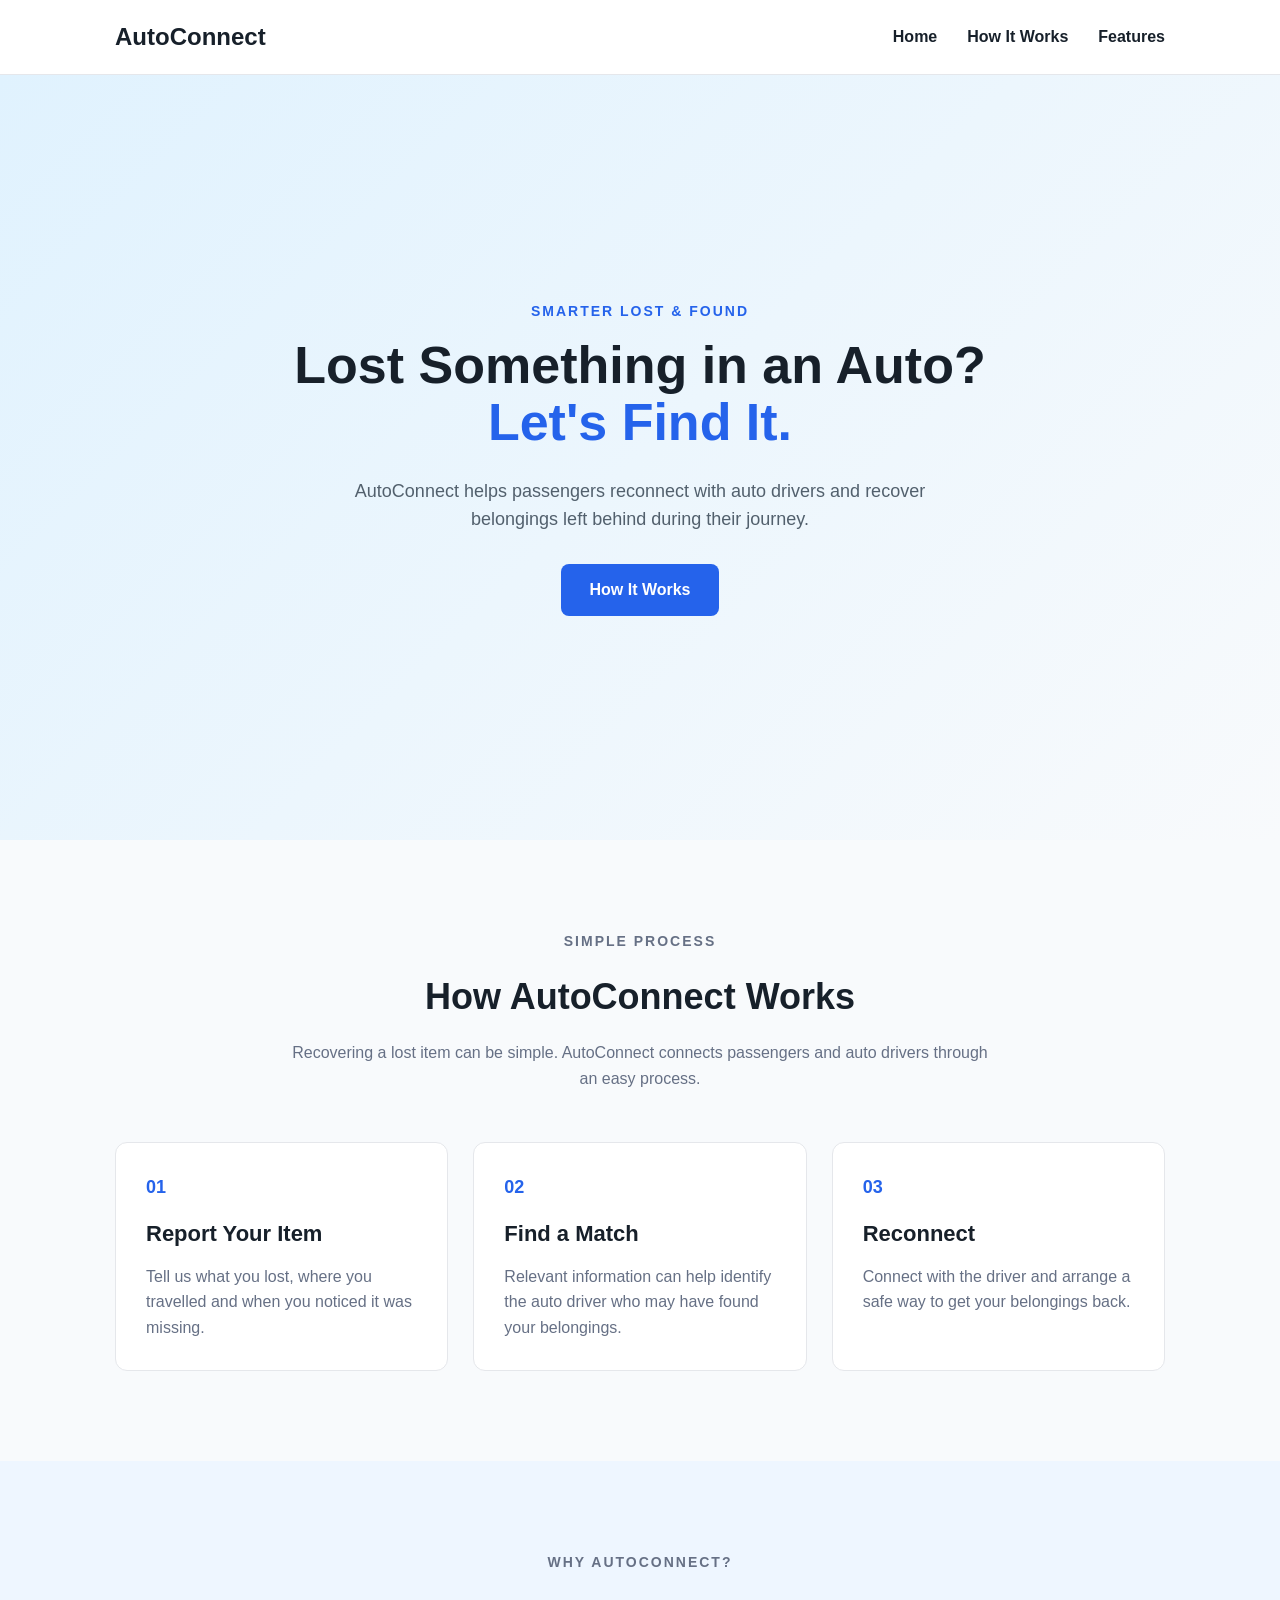
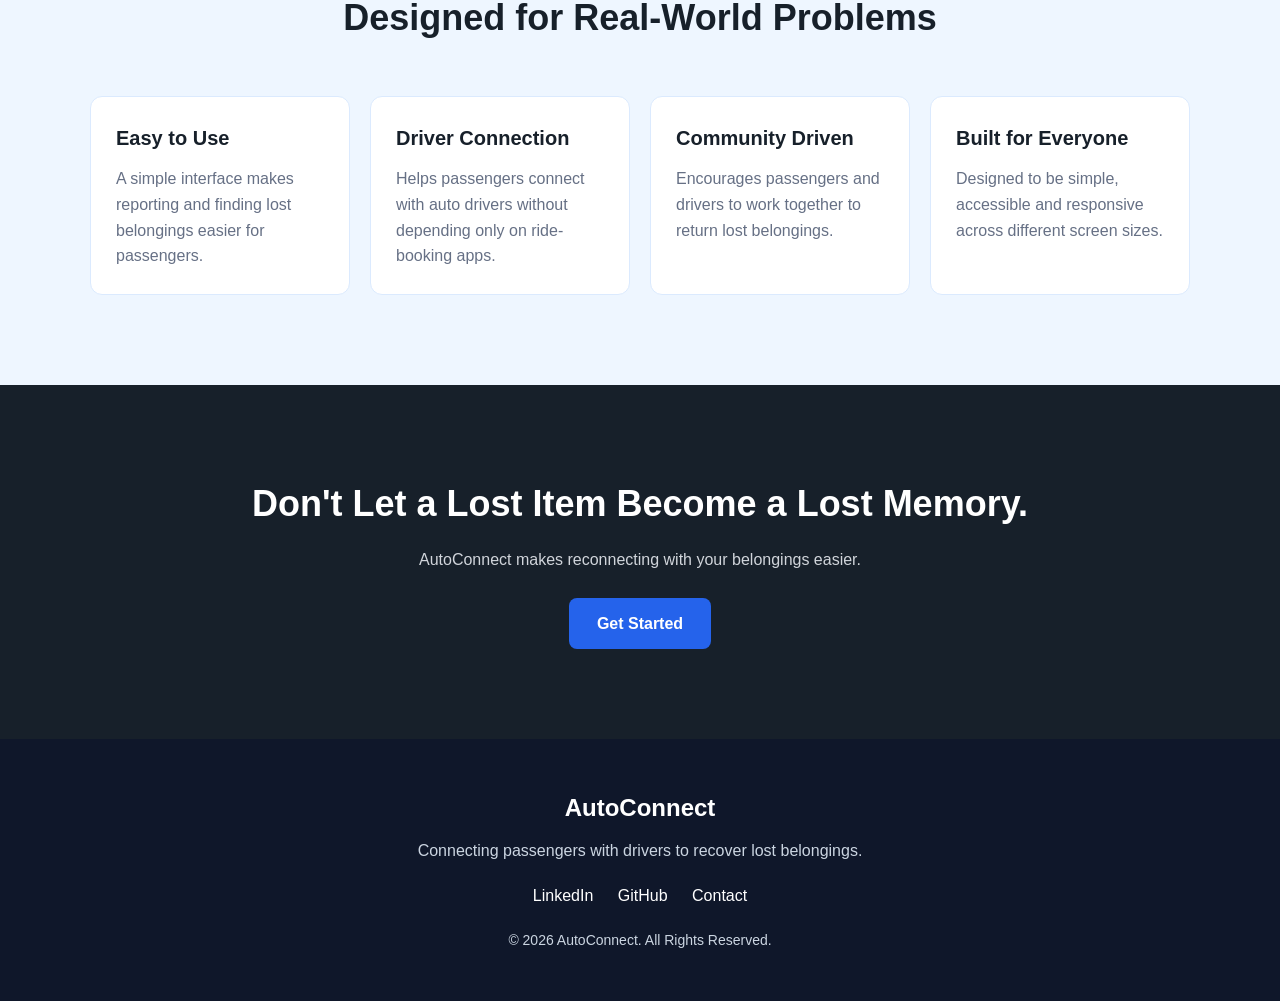
<file: webdev-L1-landingpage/index.html>
<!DOCTYPE html>
<html lang="en">

<head>
    <meta charset="UTF-8">
    <meta name="viewport" content="width=device-width, initial-scale=1.0">
    <title>AutoConnect - Find Your Lost Items</title>

    <link rel="stylesheet" href="style.css">
</head>

<body>

    <!-- Navigation -->
    <header>
        <nav class="navbar">
            <div class="logo">AutoConnect</div>

            <ul class="nav-links">
                <li><a href="#home">Home</a></li>
                <li><a href="#how-it-works">How It Works</a></li>
                <li><a href="#features">Features</a></li>
            </ul>
        </nav>
    </header>


    <!-- Hero Section -->
    <section id="home" class="hero">

        <div class="hero-content">

            <p class="tagline">SMARTER LOST & FOUND</p>

            <h1>
                Lost Something in an Auto?
                <span>Let's Find It.</span>
            </h1>

            <p class="hero-text">
                AutoConnect helps passengers reconnect with auto drivers
                and recover belongings left behind during their journey.
            </p>

            <a href="#how-it-works" class="cta-button">
                How It Works
            </a>

        </div>

    </section>


    <!-- How It Works Section -->
    <section id="how-it-works" class="section">

        <div class="section-heading">
            <p class="small-title">SIMPLE PROCESS</p>

            <h2>How AutoConnect Works</h2>

            <p>
                Recovering a lost item can be simple. AutoConnect connects
                passengers and auto drivers through an easy process.
            </p>
        </div>


        <div class="steps">

            <div class="step-card">
                <div class="number">01</div>

                <h3>Report Your Item</h3>

                <p>
                    Tell us what you lost, where you travelled and
                    when you noticed it was missing.
                </p>
            </div>


            <div class="step-card">
                <div class="number">02</div>

                <h3>Find a Match</h3>

                <p>
                    Relevant information can help identify the auto
                    driver who may have found your belongings.
                </p>
            </div>


            <div class="step-card">
                <div class="number">03</div>

                <h3>Reconnect</h3>

                <p>
                    Connect with the driver and arrange a safe way
                    to get your belongings back.
                </p>
            </div>

        </div>

    </section>


    <!-- Features Section -->
    <section id="features" class="features-section">

        <div class="section-heading">

            <p class="small-title">WHY AUTOCONNECT?</p>

            <h2>Designed for Real-World Problems</h2>

        </div>


        <div class="feature-grid">

            <div class="feature-card">
                <h3>Easy to Use</h3>

                <p>
                    A simple interface makes reporting and finding
                    lost belongings easier for passengers.
                </p>
            </div>


            <div class="feature-card">
                <h3>Driver Connection</h3>

                <p>
                    Helps passengers connect with auto drivers
                    without depending only on ride-booking apps.
                </p>
            </div>


            <div class="feature-card">
                <h3>Community Driven</h3>

                <p>
                    Encourages passengers and drivers to work
                    together to return lost belongings.
                </p>
            </div>


            <div class="feature-card">
                <h3>Built for Everyone</h3>

                <p>
                    Designed to be simple, accessible and responsive
                    across different screen sizes.
                </p>
            </div>

        </div>

    </section>


    <!-- Call To Action -->
    <section class="final-cta">

        <h2>Don't Let a Lost Item Become a Lost Memory.</h2>

        <p>
            AutoConnect makes reconnecting with your belongings easier.
        </p>

        <a href="#home" class="cta-button">
            Get Started
        </a>

    </section>


    <!-- Footer -->
    <footer>

        <div class="footer-content">

            <h3>AutoConnect</h3>

            <p>
                Connecting passengers with drivers to recover lost belongings.
            </p>

            <div class="social-links">
                <a href="#">LinkedIn</a>
                <a href="#">GitHub</a>
                <a href="#">Contact</a>
            </div>

            <p class="copyright">
                © 2026 AutoConnect. All Rights Reserved.
            </p>

        </div>

    </footer>

</body>

</html>
</file>
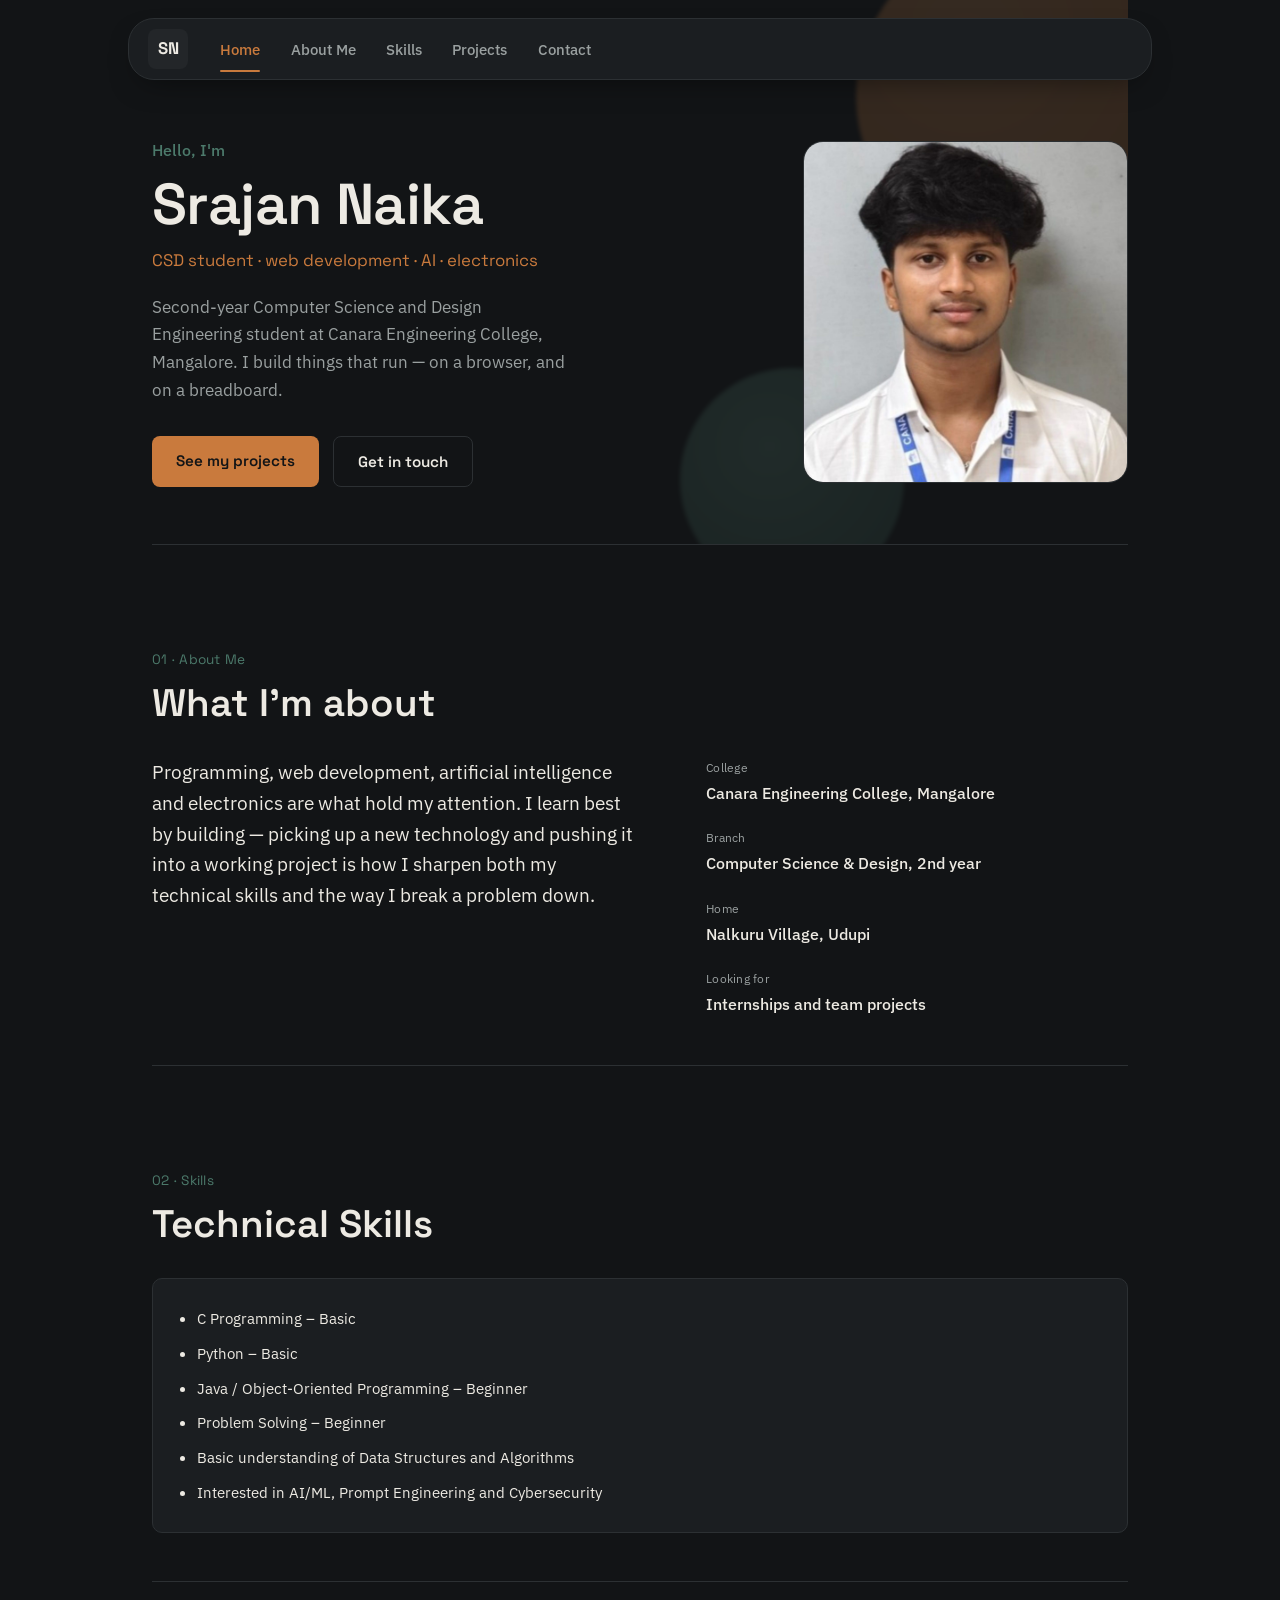
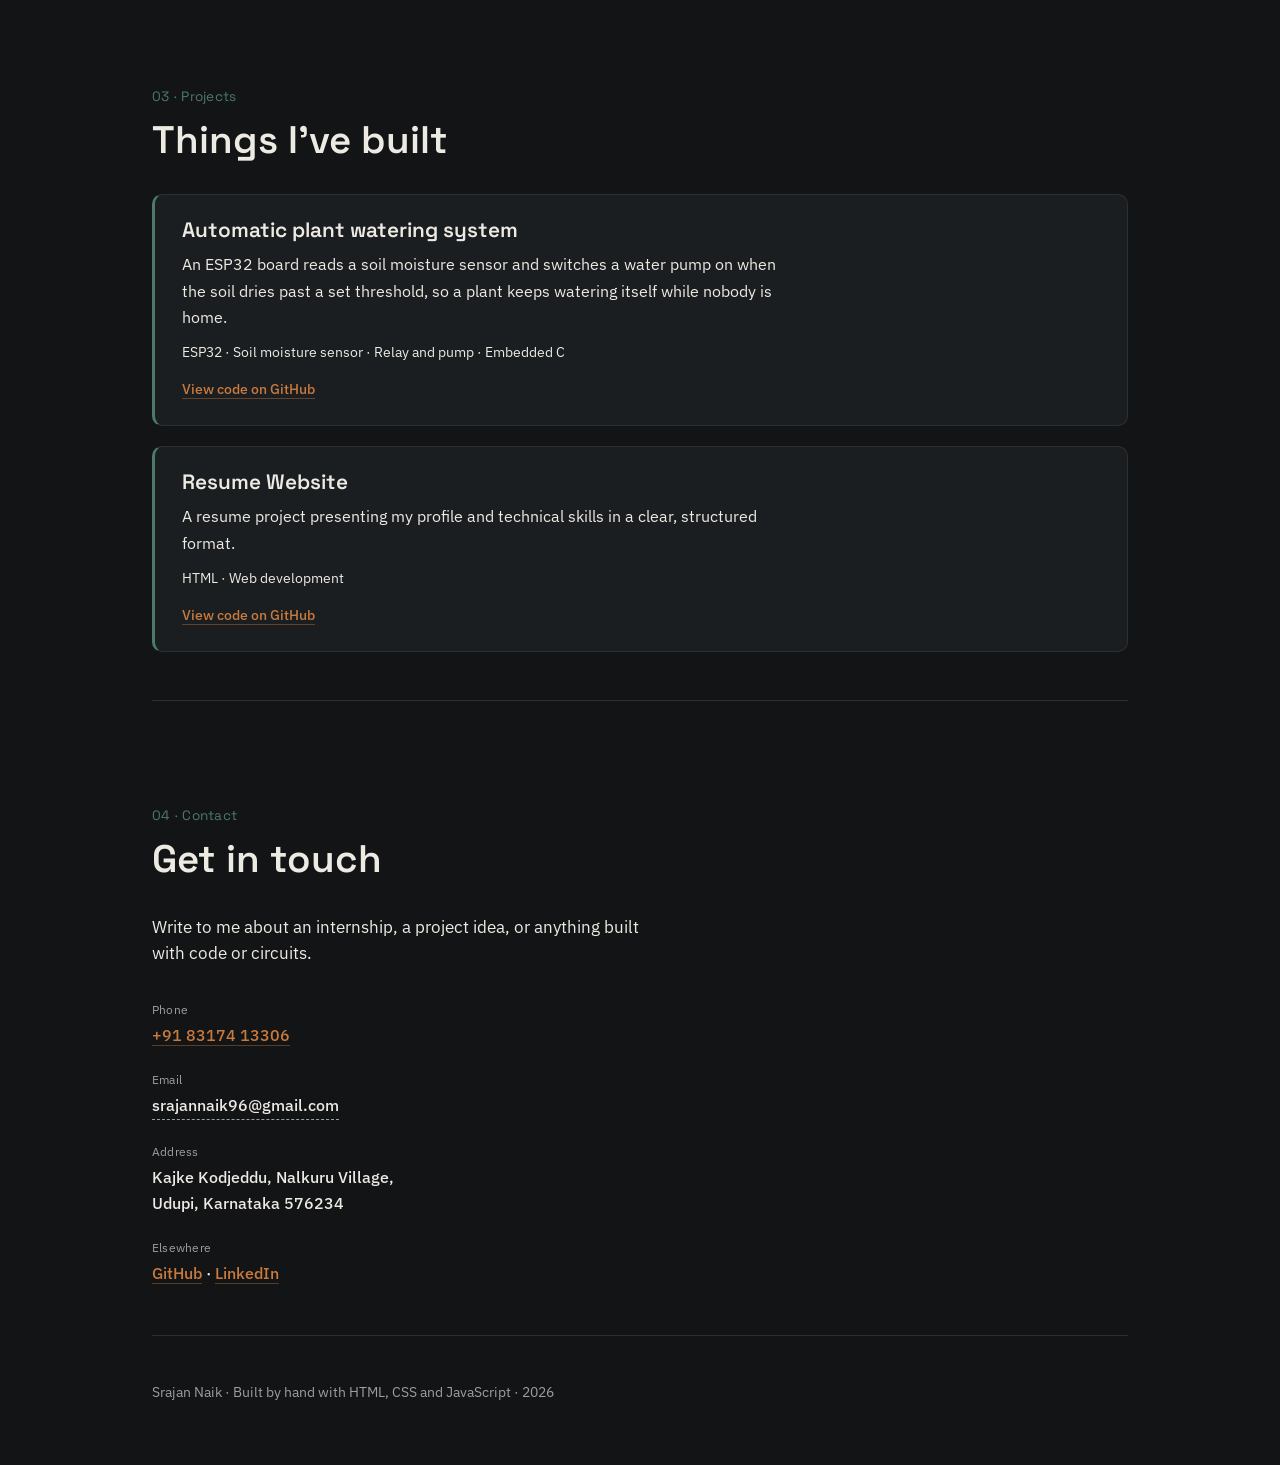
<file: webdev-L2-Personal Portfolio/index.html>
<!DOCTYPE html>
<html lang="en">

<head>
    <meta charset="UTF-8" />
    <meta name="viewport" content="width=device-width, initial-scale=1" />

    <title>Srajan Naik — Computer Science &amp; Design student</title>

    <meta name="description"
        content="Portfolio of Srajan Naik, second-year Computer Science and Design student at Canara Engineering College, Mangalore. Web development, AI and electronics projects." />

    <link rel="preconnect" href="https://fonts.googleapis.com" />
    <link rel="preconnect" href="https://fonts.gstatic.com" crossorigin />

    <link
        href="https://fonts.googleapis.com/css2?family=Space+Grotesk:wght@500;600;700&family=IBM+Plex+Sans:wght@400;500;600&display=swap"
        rel="stylesheet" />

    <link rel="stylesheet" href="style.css" />
</head>

<body>

    <!-- NAVIGATION -->
    <a class="skip" href="#home">Skip to content</a>

    <header class="navwrap">
        <nav class="navbar" aria-label="Main">
            <a class="brand" href="#home">SN</a>

            <ul class="navlinks" id="navlinks">
                <li><a href="#home" class="active">Home</a></li>
                <li><a href="#about">About Me</a></li>
                <li><a href="#skills">Skills</a></li>
                <li><a href="#projects">Projects</a></li>
                <li><a href="#contact">Contact</a></li>
            </ul>

            <button class="menu-btn" id="menuBtn" aria-expanded="false" aria-controls="navlinks">
                <span class="bar"></span>
                <span class="bar"></span>
                <span class="bar"></span>
                <span class="sr">Menu</span>
            </button>
        </nav>
    </header>

    <main>

        <!-- HOME / HERO -->
        <section id="home" class="hero">

            <div class="hero-blob" aria-hidden="true">
                <span class="blob blob-a"></span>
                <span class="blob blob-b"></span>
            </div>

            <div class="hero-grid">

                <div class="hero-text">
                    <p class="hello">Hello, I'm</p>

                    <h1 class="hero-name">Srajan Naika</h1>

                    <p class="hero-role">
                        CSD student · web development · AI · electronics
                    </p>

                    <p class="hero-sub">
                        Second-year Computer Science and Design Engineering
                        student at Canara Engineering College, Mangalore.
                        I build things that run — on a browser, and on a breadboard.
                    </p>

                    <div class="hero-actions">
                        <a class="cta" href="#projects">See my projects</a>
                        <a class="cta ghost" href="#contact">Get in touch</a>
                    </div>
                </div>

                <img class="hero-photo" src="image.jpeg" alt="Portrait of Srajan Naika" />

            </div>
        </section>

        <!-- ABOUT ME -->
        <section id="about">

            <p class="eyebrow">01 · About Me</p>
            <h2>What I'm about</h2>

            <div class="about-grid">

                <p class="lede">
                    Programming, web development, artificial intelligence
                    and electronics are what hold my attention. I learn
                    best by building — picking up a new technology and
                    pushing it into a working project is how I sharpen
                    both my technical skills and the way I break a problem down.
                </p>

                <dl class="facts">

                    <div>
                        <dt>College</dt>
                        <dd>Canara Engineering College, Mangalore</dd>
                    </div>

                    <div>
                        <dt>Branch</dt>
                        <dd>Computer Science &amp; Design, 2nd year</dd>
                    </div>

                    <div>
                        <dt>Home</dt>
                        <dd>Nalkuru Village, Udupi</dd>
                    </div>

                    <div>
                        <dt>Looking for</dt>
                        <dd>Internships and team projects</dd>
                    </div>

                </dl>
            </div>
        </section>

        <!-- TECHNICAL SKILLS -->
        <section id="skills">

            <p class="eyebrow">02 · Skills</p>
            <h2>Technical Skills</h2>

            <div class="skill-grid">

                <article class="skill-card technical-skills-card">
                    <ul>
                        <li>C Programming – Basic</li>
                        <li>Python – Basic</li>
                        <li>Java / Object-Oriented Programming – Beginner</li>
                        <li>Problem Solving – Beginner</li>
                        <li>Basic understanding of Data Structures and Algorithms</li>
                        <li>Interested in AI/ML, Prompt Engineering and Cybersecurity</li>
                    </ul>
                </article>

            </div>
        </section>

        <!-- PROJECTS -->
        <section id="projects">

            <p class="eyebrow">03 · Projects</p>
            <h2>Things I've built</h2>

            <ol class="projects">

                <!-- PLANTATION PROJECT -->
                <li class="project">

                    <h3>Automatic plant watering system</h3>

                    <p>
                        An ESP32 board reads a soil moisture sensor and
                        switches a water pump on when the soil dries past
                        a set threshold, so a plant keeps watering itself
                        while nobody is home.
                    </p>

                    <p class="stack">
                        ESP32 · Soil moisture sensor · Relay and pump · Embedded C
                    </p>

                    <a class="go" href="https://github.com/shivarajakoti01/Agresense-.git" target="_blank"
                        rel="noopener noreferrer">
                        View code on GitHub
                    </a>

                </li>

                <!-- RESUME PROJECT -->
                <li class="project">

                    <h3>Resume Website</h3>

                    <p>
                        A resume project presenting my profile and technical
                        skills in a clear, structured format.
                    </p>

                    <p class="stack">HTML · Web development</p>

                    <a class="go" href="https://github.com/Srajan-Naik/Resume" target="_blank"
                        rel="noopener noreferrer">
                        View code on GitHub
                    </a>

                </li>

            </ol>
        </section>

        <!-- CONTACT -->
        <section id="contact">

            <p class="eyebrow">04 · Contact</p>
            <h2>Get in touch</h2>

            <p class="lede small">
                Write to me about an internship, a project idea, or
                anything built with code or circuits.
            </p>

            <div class="contact-grid contact-details-only">

                <dl class="facts">

                    <div>
                        <dt>Phone</dt>
                        <dd>
                            <a href="tel:+918317413306">
                                +91 83174 13306
                            </a>
                        </dd>
                    </div>

                    <div>
                        <dt>Email</dt>
                        <dd>
                            <button class="mail" id="copyMail" data-mail="srajannaik96@gmail.com">
                                srajannaik96@gmail.com
                            </button>
                        </dd>
                    </div>

                    <div>
                        <dt>Address</dt>
                        <dd>
                            Kajke Kodjeddu, Nalkuru Village,<br>
                            Udupi, Karnataka 576234
                        </dd>
                    </div>

                    <div>
                        <dt>Elsewhere</dt>
                        <dd>
                            <a href="https://github.com/Srajan-Naik" target="_blank"
                                rel="noopener noreferrer">GitHub</a>

                            ·

                            <a href="https://www.linkedin.com/in/srajan-naika-69b768383/" target="_blank"
                                rel="noopener noreferrer">LinkedIn</a>
                        </dd>
                    </div>

                </dl>
            </div>
        </section>

        <!-- FOOTER -->
        <footer>
            <p>
                Srajan Naik · Built by hand with HTML, CSS and JavaScript · 2026
            </p>
        </footer>

    </main>

    <script src="script.js"></script>

</body>

</html>
</file>
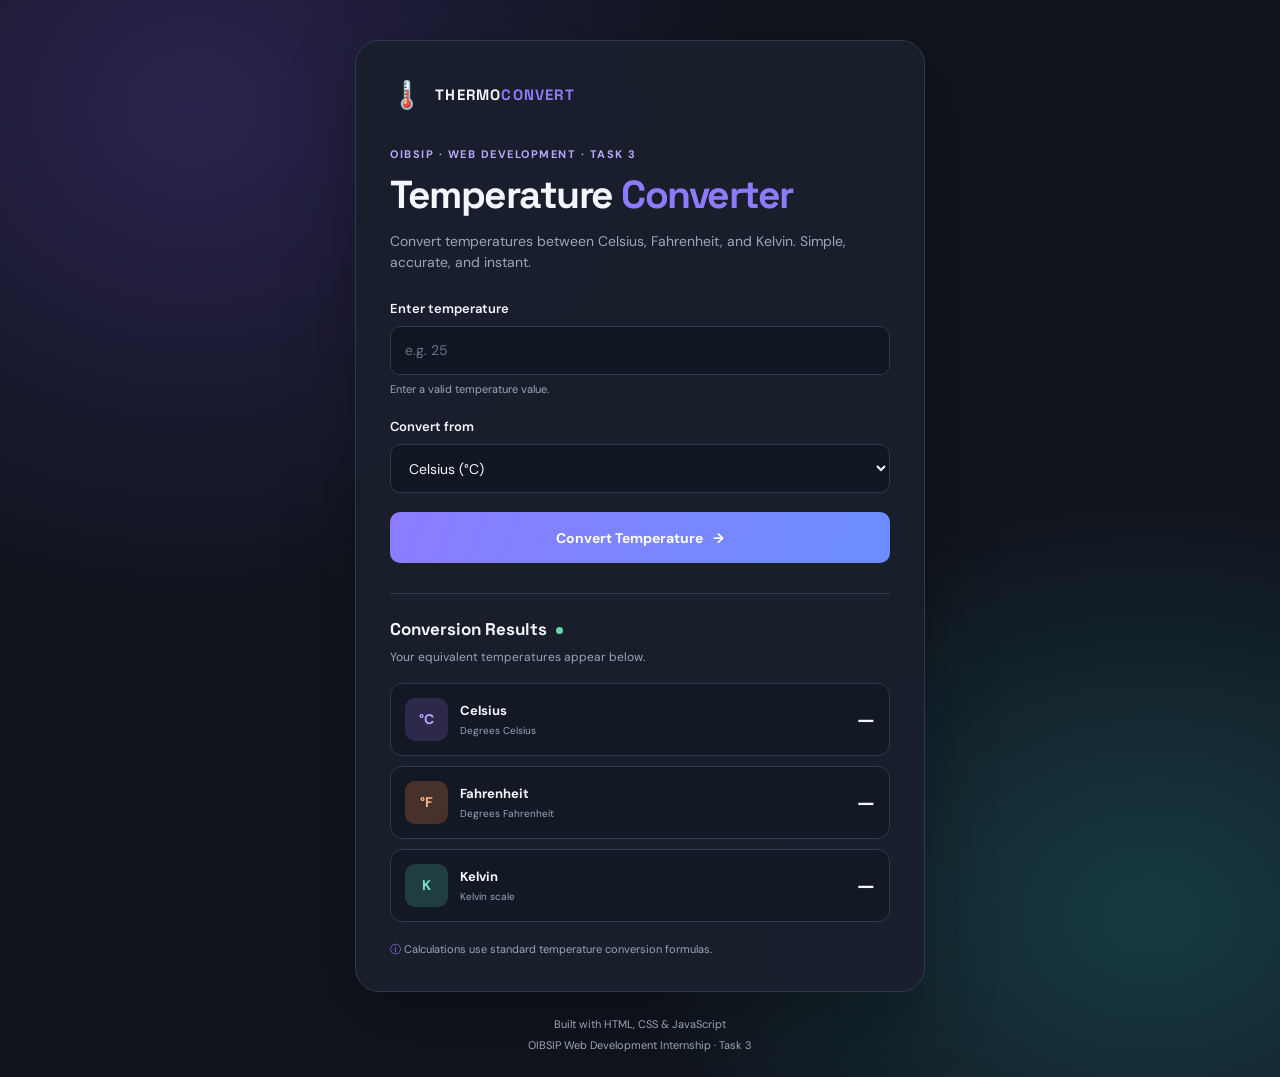
<file: WebDev-Task3-TemperatureConverter/index.html>
<!DOCTYPE html>
<html lang="en">

<head>
    <meta charset="UTF-8">
    <meta name="viewport" content="width=device-width, initial-scale=1.0">
    <meta name="description"
        content="An interactive temperature converter for Celsius, Fahrenheit, and Kelvin with input validation.">
    <title>Temperature Converter | OIBSIP Task 3</title>
    <link rel="stylesheet" href="style.css">
    <script src="script.js" defer></script>
</head>

<body>
    <main class="page">
        <section class="converter-card">
            <div class="brand">
                <span class="thermometer">🌡️</span>
                <span>THERMO<span class="brand-accent">CONVERT</span></span>
            </div>

            <p class="eyebrow">OIBSIP · WEB DEVELOPMENT · TASK 3</p>
            <h1>Temperature <span>Converter</span></h1>
            <p class="subtitle">
                Convert temperatures between Celsius, Fahrenheit, and Kelvin.
                Simple, accurate, and instant.
            </p>

            <form id="converterForm" novalidate>
                <div class="field">
                    <label for="temperature">Enter temperature</label>
                    <input type="number" id="temperature" name="temperature" placeholder="e.g. 25" step="any" required
                        aria-describedby="inputHelp errorMessage">
                    <small id="inputHelp">Enter a valid temperature value.</small>
                </div>

                <div class="field">
                    <label for="inputUnit">Convert from</label>
                    <select id="inputUnit" name="inputUnit">
                        <option value="C">Celsius (°C)</option>
                        <option value="F">Fahrenheit (°F)</option>
                        <option value="K">Kelvin (K)</option>
                    </select>
                </div>

                <p id="errorMessage" class="error-message" role="alert" aria-live="polite"></p>

                <button type="submit" id="convertButton">
                    Convert Temperature <span aria-hidden="true">→</span>
                </button>
            </form>

            <section class="results" aria-labelledby="resultsTitle" aria-live="polite">
                <div class="results-heading">
                    <h2 id="resultsTitle">Conversion Results</h2>
                    <span class="live-dot"></span>
                </div>
                <p class="results-description">Your equivalent temperatures appear below.</p>

                <article class="result-item">
                    <div class="unit-icon celsius-icon">°C</div>
                    <div class="result-info">
                        <span class="unit-name">Celsius</span>
                        <span class="unit-symbol">Degrees Celsius</span>
                    </div>
                    <output id="celsiusResult" class="result-value">—</output>
                </article>

                <article class="result-item">
                    <div class="unit-icon fahrenheit-icon">°F</div>
                    <div class="result-info">
                        <span class="unit-name">Fahrenheit</span>
                        <span class="unit-symbol">Degrees Fahrenheit</span>
                    </div>
                    <output id="fahrenheitResult" class="result-value">—</output>
                </article>

                <article class="result-item">
                    <div class="unit-icon kelvin-icon">K</div>
                    <div class="result-info">
                        <span class="unit-name">Kelvin</span>
                        <span class="unit-symbol">Kelvin scale</span>
                    </div>
                    <output id="kelvinResult" class="result-value">—</output>
                </article>
            </section>

            <p class="formula-note">
                <span aria-hidden="true">ⓘ</span>
                Calculations use standard temperature conversion formulas.
            </p>
        </section>

        <footer>
            <p>Built with HTML, CSS &amp; JavaScript</p>
            <p>OIBSIP Web Development Internship · Task 3</p>
        </footer>
    </main>
</body>

</html>
</file>
<file: webdev-L1-landingpage/style.css>
/* General Reset */

* {
    margin: 0;
    padding: 0;
    box-sizing: border-box;
}

html {
    scroll-behavior: smooth;
}

body {
    font-family: Arial, sans-serif;
    line-height: 1.6;
    color: #17202a;
    background: #f8fafc;
}


/* Navigation */

header {
    position: sticky;
    top: 0;
    z-index: 1000;
    background: #ffffff;
    border-bottom: 1px solid #e5e7eb;
}

.navbar {
    max-width: 1100px;
    margin: auto;
    padding: 18px 25px;

    display: flex;
    justify-content: space-between;
    align-items: center;
}

.logo {
    font-size: 24px;
    font-weight: bold;
}

.nav-links {
    list-style: none;

    display: flex;
    gap: 30px;
}

.nav-links a {
    text-decoration: none;
    color: #17202a;
    font-weight: 600;
}

.nav-links a:hover {
    color: #2563eb;
}


/* Hero */

.hero {
    min-height: 85vh;

    display: flex;
    justify-content: center;
    align-items: center;

    text-align: center;

    padding: 80px 25px;

    background: linear-gradient(135deg,
            #e0f2fe,
            #f8fafc);
}

.hero-content {
    max-width: 800px;
}

.tagline,
.small-title {
    color: #2563eb;
    font-size: 14px;
    font-weight: bold;
    letter-spacing: 2px;
    margin-bottom: 15px;
}

.hero h1 {
    font-size: 52px;
    line-height: 1.1;
    margin-bottom: 25px;
}

.hero h1 span {
    color: #2563eb;
}

.hero-text {
    max-width: 650px;
    margin: 0 auto 30px;

    font-size: 18px;
    color: #52606d;
}


/* Button */

.cta-button {
    display: inline-block;

    padding: 13px 28px;

    background: #2563eb;
    color: white;

    text-decoration: none;

    border-radius: 8px;

    font-weight: bold;

    transition: 0.3s;
}

.cta-button:hover {
    transform: translateY(-2px);
}


/* Common Sections */

.section,
.features-section {
    max-width: 1100px;
    margin: auto;

    padding: 90px 25px;
}

.section-heading {
    max-width: 700px;
    margin: 0 auto 50px;

    text-align: center;
}

.section-heading h2 {
    font-size: 36px;
    margin-bottom: 15px;
}

.section-heading p {
    color: #667085;
}


/* Steps */

.steps {
    display: grid;

    grid-template-columns:
        repeat(3, 1fr);

    gap: 25px;
}

.step-card {
    background: white;

    padding: 30px;

    border-radius: 12px;

    border: 1px solid #e5e7eb;
}

.number {
    font-size: 18px;
    font-weight: bold;
    color: #2563eb;

    margin-bottom: 15px;
}

.step-card h3 {
    font-size: 22px;
    margin-bottom: 12px;
}

.step-card p {
    color: #667085;
}


/* Features */

.features-section {
    max-width: none;
    background: #eef6ff;
}

.feature-grid {
    max-width: 1100px;
    margin: auto;

    display: grid;

    grid-template-columns:
        repeat(4, 1fr);

    gap: 20px;
}

.feature-card {
    background: white;

    padding: 25px;

    border-radius: 12px;

    border: 1px solid #dbeafe;
}

.feature-card h3 {
    font-size: 20px;
    margin-bottom: 12px;
}

.feature-card p {
    color: #667085;
}


/* Final CTA */

.final-cta {
    text-align: center;

    padding: 90px 25px;

    background: #17202a;

    color: white;
}

.final-cta h2 {
    font-size: 36px;
    margin-bottom: 15px;
}

.final-cta p {
    margin-bottom: 25px;
    color: #d1d5db;
}


/* Footer */

footer {
    background: #0f172a;

    color: white;

    padding: 50px 25px;

    text-align: center;
}

.footer-content {
    max-width: 800px;
    margin: auto;
}

.footer-content h3 {
    font-size: 24px;
    margin-bottom: 10px;
}

.footer-content p {
    color: #cbd5e1;
}

.social-links {
    margin: 20px 0;
}

.social-links a {
    color: white;
    text-decoration: none;

    margin: 0 10px;
}

.social-links a:hover {
    color: #60a5fa;
}

.copyright {
    font-size: 14px;
}


/* Responsive Design */

@media (max-width: 800px) {

    .navbar {
        flex-direction: column;
        gap: 15px;
    }

    .nav-links {
        gap: 15px;
        flex-wrap: wrap;
        justify-content: center;
    }

    .hero h1 {
        font-size: 40px;
    }

    .steps {
        grid-template-columns: 1fr;
    }

    .feature-grid {
        grid-template-columns: 1fr 1fr;
    }
}


@media (max-width: 500px) {

    .hero h1 {
        font-size: 32px;
    }

    .hero-text {
        font-size: 16px;
    }

    .section-heading h2 {
        font-size: 28px;
    }

    .feature-grid {
        grid-template-columns: 1fr;
    }

    .nav-links {
        font-size: 14px;
    }
}
</file>
<file: webdev-L2-Personal Portfolio/style.css>
/* ============================================================
   Portfolio stylesheet — PCB / circuit-inspired dark theme
   ============================================================ */

:root {
    --ink: #121416;
    --panel: #1B1E21;
    --panel-2: #232629;
    --copper: #C97A3D;
    --circuit: #4C7A6B;
    --paper: #EDEAE3;
    --muted: #9AA0A0;
    --line: #2C3033;

    --nav-h: 4.5rem;
    --radius: 10px;
    --radius-lg: 26px;
}

* {
    box-sizing: border-box;
}

html {
    scroll-behavior: smooth;
    scroll-padding-top: 6.5rem;
}

body {
    margin: 0;
    background: var(--ink);
    color: var(--paper);
    font-family: "IBM Plex Sans", system-ui, -apple-system,
        "Segoe UI", Roboto, sans-serif;
    font-size: 1rem;
    line-height: 1.65;
    -webkit-font-smoothing: antialiased;
}

h1,
h2,
h3 {
    font-family: "Space Grotesk", system-ui, sans-serif;
    font-weight: 600;
    line-height: 1.15;
    margin: 0;
}

a {
    color: var(--copper);
    text-decoration: none;
    border-bottom: 1px solid rgba(201, 122, 61, .4);
}

a:hover {
    border-bottom-color: var(--copper);
}

:focus-visible {
    outline: 2px solid var(--copper);
    outline-offset: 3px;
}

.sr,
.skip {
    position: absolute;
    width: 1px;
    height: 1px;
    overflow: hidden;
    clip: rect(0 0 0 0);
}

.skip:focus {
    position: fixed;
    top: .6rem;
    left: .6rem;
    width: auto;
    height: auto;
    clip: auto;
    background: var(--paper);
    color: var(--ink);
    padding: .5rem .9rem;
    z-index: 60;
    border-radius: 6px;
}

/* ---------------- Navigation ---------------- */

.navwrap {
    position: fixed;
    top: 1.1rem;
    left: 0;
    right: 0;
    display: flex;
    justify-content: center;
    z-index: 50;
    padding: 0 1.2rem;
}

.navbar {
    width: 100%;
    max-width: 64rem;
    display: flex;
    align-items: center;
    gap: 1.5rem;
    background: var(--panel);
    border: 1px solid var(--line);
    border-radius: var(--radius-lg);
    padding: .65rem .9rem .65rem 1.2rem;
    box-shadow: 0 12px 30px -14px rgba(0, 0, 0, .55);
}

.brand {
    font-family: "Space Grotesk", sans-serif;
    font-weight: 700;
    font-size: 1.05rem;
    color: var(--paper);
    border: 0;
    width: 2.5rem;
    height: 2.5rem;
    border-radius: 8px;
    display: flex;
    align-items: center;
    justify-content: center;
    background: var(--panel-2);
}

.brand:hover {
    color: var(--copper);
}

.navlinks {
    list-style: none;
    display: flex;
    gap: 1.9rem;
    margin: 0 0 0 .5rem;
    padding: 0;
    flex: 1;
}

.navlinks a {
    color: var(--muted);
    border: 0;
    font-size: .95rem;
    font-weight: 500;
    padding: .3rem 0;
    position: relative;
}

.navlinks a:hover {
    color: var(--paper);
}

.navlinks a.active {
    color: var(--copper);
}

.navlinks a.active::after {
    content: "";
    position: absolute;
    left: 0;
    right: 0;
    bottom: -.5rem;
    height: 2px;
    background: var(--copper);
    border-radius: 2px;
}

.menu-btn {
    display: none;
    background: var(--panel-2);
    border: 1px solid var(--line);
    border-radius: 8px;
    width: 2.5rem;
    height: 2.5rem;
    cursor: pointer;
    align-items: center;
    justify-content: center;
    flex-direction: column;
    gap: 4px;
}

.menu-btn .bar {
    width: 1.1rem;
    height: 2px;
    background: var(--paper);
    border-radius: 2px;
}

/* ---------------- Main sections ---------------- */

main {
    max-width: 64rem;
    margin: 0 auto;
    padding: 0 1.5rem;
}

section {
    padding: 6.5rem 0 3rem;
}

section+section {
    border-top: 1px solid var(--line);
}

.eyebrow {
    margin: 0 0 .6rem;
    color: var(--circuit);
    font-size: .85rem;
    font-family: "Space Grotesk", sans-serif;
    letter-spacing: .02em;
}

h2 {
    font-size: clamp(1.7rem, 3.2vw, 2.4rem);
    margin-bottom: 2rem;
}

.lede {
    font-size: 1.2rem;
    line-height: 1.6;
    max-width: 44ch;
    margin: 0;
}

.lede.small {
    font-size: 1.05rem;
    max-width: 50ch;
    margin-bottom: 2rem;
}

/* ---------------- Home / Hero ---------------- */

.hero {
    position: relative;
    overflow: hidden;
    padding-top: calc(var(--nav-h) + 3.5rem);
    min-height: 34rem;
    display: flex;
    align-items: center;
    border-top: 0 !important;
}

.hero-blob {
    position: absolute;
    inset: 0;
    z-index: 0;
    pointer-events: none;
}

.blob {
    position: absolute;
    border-radius: 50%;
    filter: blur(2px);
}

.blob-a {
    width: 20rem;
    height: 20rem;
    background: radial-gradient(circle at 35% 30%,
            #D89257,
            var(--copper) 70%);
    opacity: .18;
    top: -4rem;
    right: -3rem;
}

.blob-b {
    width: 14rem;
    height: 14rem;
    background: radial-gradient(circle at 40% 35%,
            #6FA491,
            var(--circuit) 70%);
    opacity: .16;
    bottom: -3rem;
    right: 14rem;
}

.hero-grid {
    position: relative;
    z-index: 1;
    display: grid;
    grid-template-columns: 1.3fr .7fr;
    gap: 3rem;
    align-items: center;
    width: 100%;
}

.hello {
    margin: 0 0 .5rem;
    color: var(--circuit);
    font-weight: 500;
}

.hero-name {
    font-size: clamp(2.4rem, 6vw, 3.6rem);
    letter-spacing: -.01em;
    margin-bottom: .6rem;
}

.hero-role {
    color: var(--copper);
    font-family: "Space Grotesk", sans-serif;
    font-size: 1.05rem;
    margin: 0 0 1.2rem;
}

.hero-sub {
    color: var(--muted);
    max-width: 42ch;
    margin: 0 0 2rem;
    font-size: 1.05rem;
}

.hero-actions {
    display: flex;
    flex-wrap: wrap;
    gap: .9rem;
}

.cta {
    display: inline-block;
    border: 0;
    border-radius: 8px;
    background: var(--copper);
    color: var(--ink);
    font-weight: 600;
    padding: .75rem 1.5rem;
    font-family: "Space Grotesk", sans-serif;
    font-size: .95rem;
}

.cta:hover {
    background: #DB8A4A;
}

.cta.ghost {
    background: transparent;
    border: 1px solid var(--line);
    color: var(--paper);
}

.cta.ghost:hover {
    border-color: var(--copper);
    color: var(--copper);
}

.hero-photo {
    width: 100%;
    aspect-ratio: 1 / 1.05;
    object-fit: cover;
    object-position: center top;
    border-radius: 20px;
    border: 1px solid var(--line);
}

/* ---------------- About ---------------- */

.about-grid {
    display: grid;
    grid-template-columns: 1.2fr 1fr;
    gap: 3rem;
    align-items: start;
}

.facts {
    display: grid;
    gap: 1.3rem;
    margin: 0;
}

.facts dt {
    font-size: .78rem;
    color: var(--muted);
    letter-spacing: .02em;
    margin-bottom: .15rem;
}

.facts dd {
    margin: 0;
    font-weight: 500;
}

/* ---------------- Technical Skills ---------------- */

.skill-grid {
    display: grid;
    gap: 1.25rem;
    grid-template-columns: repeat(auto-fit, minmax(13rem, 1fr));
}

.skill-card {
    background: var(--panel);
    border: 1px solid var(--line);
    border-radius: var(--radius);
    padding: 1.4rem 1.5rem;
}

.skill-card h3 {
    font-size: 1.05rem;
    margin-bottom: .8rem;
    color: var(--copper);
}

.skill-card ul {
    list-style: none;
    margin: 0;
    padding: 0;
}

.skill-card li {
    padding: .3rem 0;
    border-bottom: 1px solid var(--line);
    font-size: .95rem;
}

.skill-card li:last-child {
    border-bottom: 0;
}

/* Updated skills list */

.technical-skills-card {
    grid-column: 1 / -1;
}

.technical-skills-card ul {
    list-style: disc;
    padding-left: 1.25rem;
    margin: 0;
}

.technical-skills-card li {
    padding: .3rem 0;
    border-bottom: 0;
    font-size: .95rem;
}

/* ---------------- Projects ---------------- */

.projects {
    list-style: none;
    margin: 0;
    padding: 0;
    display: grid;
    gap: 1.25rem;
}

.project {
    background: var(--panel);
    border: 1px solid var(--line);
    border-left: 3px solid var(--circuit);
    border-radius: var(--radius);
    padding: 1.5rem 1.7rem;
}

.project h3 {
    font-size: 1.3rem;
    margin-bottom: .5rem;
}

.project p {
    margin: 0 0 .7rem;
    max-width: 60ch;
    color: var(--paper);
}

.stack {
    font-size: .85rem;
    color: var(--muted);
}

.go {
    font-size: .9rem;
    font-weight: 500;
}

/* ---------------- Contact ---------------- */

.contact-grid {
    display: grid;
    grid-template-columns: .85fr 1.15fr;
    gap: 3rem;
    align-items: start;
}

/* Contact details only; no message form */

.contact-details-only {
    grid-template-columns: 1fr;
}

.mail {
    font: inherit;
    font-weight: 500;
    color: var(--paper);
    background: none;
    cursor: pointer;
    border: 0;
    border-bottom: 1px dashed var(--muted);
    padding: 0;
}

.mail:hover {
    border-bottom-color: var(--copper);
    color: var(--copper);
}

/* ---------------- Footer ---------------- */

footer {
    padding: 2rem 0 3rem;
    border-top: 1px solid var(--line);
    color: var(--muted);
    font-size: .85rem;
}

/* ---------------- Mobile responsiveness ---------------- */

@media (max-width: 820px) {

    .navlinks {
        display: none;
        position: absolute;
        top: calc(100% + .6rem);
        left: 0;
        right: 0;
        flex-direction: column;
        gap: 0;
        background: var(--panel);
        border: 1px solid var(--line);
        border-radius: 14px;
        padding: .5rem;
    }

    .navlinks.open {
        display: flex;
    }

    .navlinks a {
        display: block;
        padding: .7rem .6rem;
        border-radius: 8px;
    }

    .navlinks a.active::after {
        display: none;
    }

    .navlinks a.active {
        background: var(--panel-2);
    }

    .menu-btn {
        display: flex;
    }

    .hero-grid {
        grid-template-columns: 1fr;
    }

    .hero-photo {
        max-width: 14rem;
        margin: 0 auto;
        order: -1;
    }

    .hero {
        text-align: center;
        padding-top: calc(var(--nav-h) + 2rem);
    }

    .hero-actions {
        justify-content: center;
    }

    .hero-sub {
        margin-left: auto;
        margin-right: auto;
    }

    .about-grid,
    .contact-grid {
        grid-template-columns: 1fr;
        gap: 2rem;
    }
}

/* ---------------- Reduced motion accessibility ---------------- */

@media (prefers-reduced-motion: reduce) {

    html {
        scroll-behavior: auto;
    }

    *,
    *::before,
    *::after {
        transition: none !important;
        animation: none !important;
    }
}
</file>
<file: WebDev-Task3-TemperatureConverter/style.css>
@import url('https://fonts.googleapis.com/css2?family=DM+Sans:wght@400;500;600;700&family=Space+Grotesk:wght@400;500;600;700&display=swap');

:root {
    --background: #10141d;
    --card: #191f2c;
    --input: #111722;
    --text: #f4f6fb;
    --muted: #9aa6ba;
    --accent: #8b7cff;
    --border: #30394b;
    --error: #ff7c88;
}

* {
    margin: 0;
    padding: 0;
    box-sizing: border-box;
}

body {
    min-height: 100vh;
    background:
        radial-gradient(ellipse at 15% 10%, #29234d 0, transparent 36%),
        radial-gradient(ellipse at 90% 85%, #173b42 0, transparent 32%),
        var(--background);
    color: var(--text);
    font-family: 'DM Sans', sans-serif;
    line-height: 1.5;
}

.page {
    width: 100%;
    min-height: 100vh;
    display: flex;
    flex-direction: column;
    justify-content: center;
    align-items: center;
    padding: 40px 18px 24px;
}

.converter-card {
    width: 100%;
    max-width: 570px;
    padding: 34px;
    background: rgba(25, 31, 44, 0.96);
    border: 1px solid var(--border);
    border-radius: 24px;
    box-shadow: 0 24px 70px rgba(0, 0, 0, 0.28);
}

.brand {
    display: flex;
    align-items: center;
    gap: 10px;
    font-family: 'Space Grotesk', sans-serif;
    font-size: 15px;
    font-weight: 700;
    letter-spacing: 1.2px;
}

.thermometer {
    font-size: 27px;
}

.brand-accent {
    color: var(--accent);
}

.eyebrow {
    margin-top: 30px;
    color: #b4aaff;
    font-size: 11px;
    font-weight: 700;
    letter-spacing: 1.5px;
}

h1 {
    margin-top: 10px;
    font-family: 'Space Grotesk', sans-serif;
    font-size: clamp(28px, 5vw, 39px);
    line-height: 1.2;
    letter-spacing: -1.5px;
}

h1 span {
    color: var(--accent);
}

.subtitle {
    margin: 12px 0 26px;
    color: var(--muted);
    font-size: 14px;
}

.field {
    margin-bottom: 19px;
}

label {
    display: block;
    margin-bottom: 8px;
    font-size: 13px;
    font-weight: 600;
}

input,
select {
    width: 100%;
    min-height: 49px;
    padding: 12px 14px;
    border: 1px solid var(--border);
    border-radius: 10px;
    background: var(--input);
    color: var(--text);
    font: inherit;
    font-size: 14px;
    outline: none;
    transition: border-color 0.2s, box-shadow 0.2s;
}

input:focus,
select:focus {
    border-color: var(--accent);
    box-shadow: 0 0 0 3px rgba(139, 124, 255, 0.14);
}

input::placeholder {
    color: #67748b;
}

small {
    display: block;
    margin-top: 6px;
    color: var(--muted);
    font-size: 11px;
}

.error-message {
    min-height: 0;
    margin: 0;
    color: var(--error);
    font-size: 13px;
}

.error-message:not(:empty) {
    margin: 0 0 13px;
}

button {
    width: 100%;
    min-height: 51px;
    display: flex;
    justify-content: center;
    align-items: center;
    gap: 10px;
    margin-top: 8px;
    padding: 12px 16px;
    border: none;
    border-radius: 10px;
    background: linear-gradient(110deg, #8b7cff, #6b8dff);
    color: white;
    font-family: inherit;
    font-size: 14px;
    font-weight: 700;
    cursor: pointer;
    transition: transform 0.2s, filter 0.2s;
}

button:hover {
    filter: brightness(1.1);
    transform: translateY(-1px);
}

button:focus-visible {
    outline: 3px solid white;
    outline-offset: 3px;
}

.results {
    margin-top: 30px;
    padding-top: 23px;
    border-top: 1px solid var(--border);
}

.results-heading {
    display: flex;
    align-items: center;
    gap: 9px;
}

.results-heading h2 {
    font-family: 'Space Grotesk', sans-serif;
    font-size: 17px;
}

.live-dot {
    width: 7px;
    height: 7px;
    border-radius: 50%;
    background: #66d6a3;
}

.results-description {
    margin: 5px 0 17px;
    color: var(--muted);
    font-size: 12px;
}

.result-item {
    display: flex;
    align-items: center;
    gap: 12px;
    margin-top: 10px;
    padding: 14px;
    border: 1px solid var(--border);
    border-radius: 12px;
    background: rgba(17, 23, 34, 0.8);
}

.unit-icon {
    width: 43px;
    height: 43px;
    display: grid;
    place-items: center;
    flex-shrink: 0;
    border-radius: 10px;
    font-size: 14px;
    font-weight: 700;
}

.celsius-icon {
    background: #2c294b;
    color: #b5aaff;
}

.fahrenheit-icon {
    background: #49312b;
    color: #ffb58c;
}

.kelvin-icon {
    background: #203e40;
    color: #7be0d1;
}

.result-info {
    display: flex;
    flex: 1;
    flex-direction: column;
    gap: 2px;
}

.unit-name {
    font-size: 13px;
    font-weight: 700;
}

.unit-symbol {
    color: var(--muted);
    font-size: 10px;
}

.result-value {
    max-width: 48%;
    overflow-wrap: anywhere;
    text-align: right;
    font-family: 'Space Grotesk', sans-serif;
    font-size: clamp(15px, 3vw, 20px);
    font-weight: 700;
}

.formula-note {
    margin-top: 19px;
    color: var(--muted);
    font-size: 11px;
}

.formula-note span {
    color: var(--accent);
}

footer {
    padding-top: 24px;
    color: var(--muted);
    font-size: 11px;
    text-align: center;
}

footer p+p {
    margin-top: 4px;
}

@media (max-width: 480px) {
    .page {
        padding: 20px 12px;
    }

    .converter-card {
        padding: 23px 18px;
        border-radius: 18px;
    }

    .eyebrow {
        font-size: 10px;
        letter-spacing: 1px;
    }

    .result-item {
        gap: 9px;
        padding: 11px 9px;
    }

    .unit-icon {
        width: 37px;
        height: 37px;
    }
}
</file>
